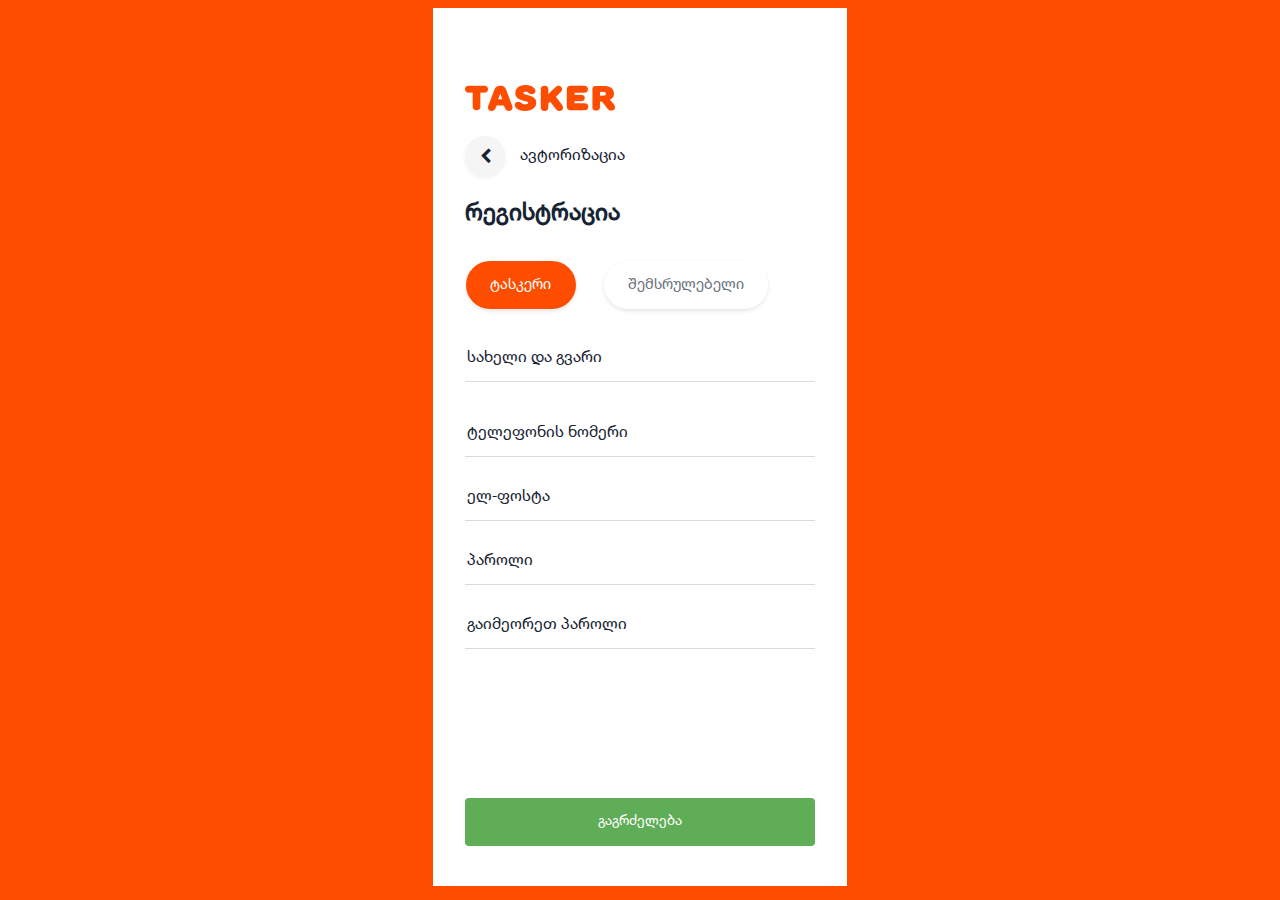
<file: index.html>
<!DOCTYPE html>
<html lang="en">
<head>
  <meta charset="UTF-8">
  <meta name="viewport" content="width=device-width, initial-scale=1.0">
  <meta http-equiv="X-UA-Compatible" content="ie=edge">
  <link rel="stylesheet" href="style.css">
  <link href="https://stackpath.bootstrapcdn.com/font-awesome/4.7.0/css/font-awesome.min.css" rel="stylesheet" integrity="sha384-wvfXpqpZZVQGK6TAh5PVlGOfQNHSoD2xbE+QkPxCAFlNEevoEH3Sl0sibVcOQVnN" crossorigin="anonymous">
  <title>Sign Up</title>
</head>
<body>
  <div class="wrapper">
    <img id="logo" src="Logo/Tasker.png" alt="TASKER">
    <div class="FirstBtnLine">
      <a href="#" id="backbtn"><i class="fa fa-chevron-left" aria-hidden="true"></i></a>
      <h2>ავტორიზაცია</h2>
    </div>
    <h1>რეგისტრაცია</h1>
    <div class="UserChoicebtns">
      <button class="buttons" id="Tasker">ტასკერი</button>
      <button class="buttons" id="NotTasker">შემსრულებელი</button>
    </div>
    <form>
      <input class="signUp"type="text" name="full name" placeholder="სახელი და გვარი" required>
      <input class="signUp PhoneNum" type="text" name="phone number" placeholder="ტელეფონის ნომერი" required>
      <input class="signUp" type="email" name="email" placeholder="ელ-ფოსტა" required>
      <input class="signUp" type="password" name="password" placeholder="პაროლი" required>
      <input class="signUp" type="password" name="password" placeholder="გაიმეორეთ პაროლი" required>
      <input class="sub" type="submit" value="გაგრძელება">
    </form>
  </div>
</body>
</html>
</file>
<file: style.css>
@font-face {
  src: url(fonts/Helvetica.woff);
  font-family: HelveticaN;
}

body,
html {
  background-color: #ff4d00;
  font-family: HelveticaN;
}

.wrapper {
  max-width: 414px;
  /* height: 896px; */
  display: flex;
  flex-direction: column;
  justify-content: flex-start;
  margin: auto;
  background: #ffffff;
  box-sizing: border-box;
  padding: 76.8px 32px 40px 32px;
  font-family: HelveticaN;
}

#logo {
  display: flex;
  align-self: flex-start;
  width: 150px;
  height: 26px;
  margin-bottom: 24.8px;
}

.FirstBtnLine {
  display: flex;
  flex-direction: row;
  align-items: center;
  margin-bottom: 24.5px;
}
h2 {
  margin: 0;
  font-family: HelveticaN;
  font-size: 16px;
  font-weight: normal;
  font-stretch: normal;
  font-style: normal;
  line-height: 1.25;
  letter-spacing: normal;
  text-align: left;
  color: #172333;
}
h1 {
  margin: 0;
  font-family: HelveticaN;
  font-size: 24px;
  font-weight: bold;
  font-stretch: normal;
  font-style: normal;
  line-height: 1.21;
  letter-spacing: normal;
  color: #172333;
}

#backbtn {
  display: flex;
  align-items: center;
  justify-content: center;
  position: relative;
  width: 40px;
  height: 40px;
  object-fit: contain;
  box-shadow: 0 2px 4px 0 rgba(0, 0, 0, 0.06);
  background-color: #f5f5f5;
  border-radius: 24px;
  margin-right: 14.5px;
  outline: none;
  color: #172333;
  
}

#backbtn i{
  border: solid 2px var(--black);
  position: absolute;
}

.buttons {
  color: #6b737d;
  font-family: HelveticaN;
  font-size: 15px;
  font-weight: 500;
  font-stretch: normal;
  font-style: normal;
  line-height: 1.2;
  letter-spacing: normal;
  background-color: #ffffff;
  box-shadow: 0 2px 4px 0 rgba(0, 0, 0, 0.1);
  outline: none;
  border: none;
  border-radius: 24px;
}

.buttons:hover{
  background-color: #ff4d00;
  color: white;
}

#Tasker {
  margin: 32px 24px 24px 0.5px;
  padding: 15px 24.5px;
  background-color: #ff4d00;
  color: #ffffff;
}

#NotTasker {
  margin-top: 32px;
  margin-bottom: 24px;
  padding: 15px 24px;
}

form {
display: flex;
height: 512.5px;
justify-content: flex-end;
flex-direction: column;
position: relative;
color: #172333;
}

.signUp {
  width: 100%;
  box-sizing: border-box;
  margin-top: 16px;
  padding-top: 16px;
  padding-bottom: 16px;
  outline: none;
  border: none;
  border-bottom: 1px solid #dadada;
  font-weight: bold;
  color: #172333;
  
}

.PhoneNum {
  padding-bottom: 16px;
  padding-top: 5px;
  margin-top: 38px;
}

.sub {
  display: flex;
  margin-top: 148.5px;
  width: 100%;
  box-sizing: border-box;
  bottom: 0;
  padding: 15.5px 128.5px;
  border-radius: 4px;
  background-color: #5fad56;
  outline: none;
  border: none;
  font-size: 14px;
  font-weight: 500;
  font-stretch: normal;
  font-style: normal;
  font-family: HelveticaN;
  line-height: 1.21;
  letter-spacing: normal;
  color: #ffffff;
  justify-content: center;
}

::-webkit-input-placeholder {
  font-size: 16px;
  font-family: HelveticaN;
  color: #172333;
  font-weight: normal;
  font-stretch: normal;
  font-style: normal;
  line-height: 1.25;
  letter-spacing: normal;
}


:-ms-input-placeholder {
  font-size: 16px;
  font-family: HelveticaN;
  color: #172333;
  font-weight: normal;
  font-stretch: normal;
  font-style: normal;
  line-height: 1.25;
  letter-spacing: normal;
}

:-moz-placeholder {
  font-size: 16px;
  font-family: HelveticaN;
  color: #172333;
  font-weight: normal;
  font-stretch: normal;
  font-style: normal;
  line-height: 1.25;
  letter-spacing: normal;
}

::-moz-placeholder {
  font-size: 16px;
  font-family: HelveticaN;
  color: #172333;
  font-weight: normal;
  font-stretch: normal;
  font-style: normal;
  line-height: 1.25;
  letter-spacing: normal;
}
</file>
